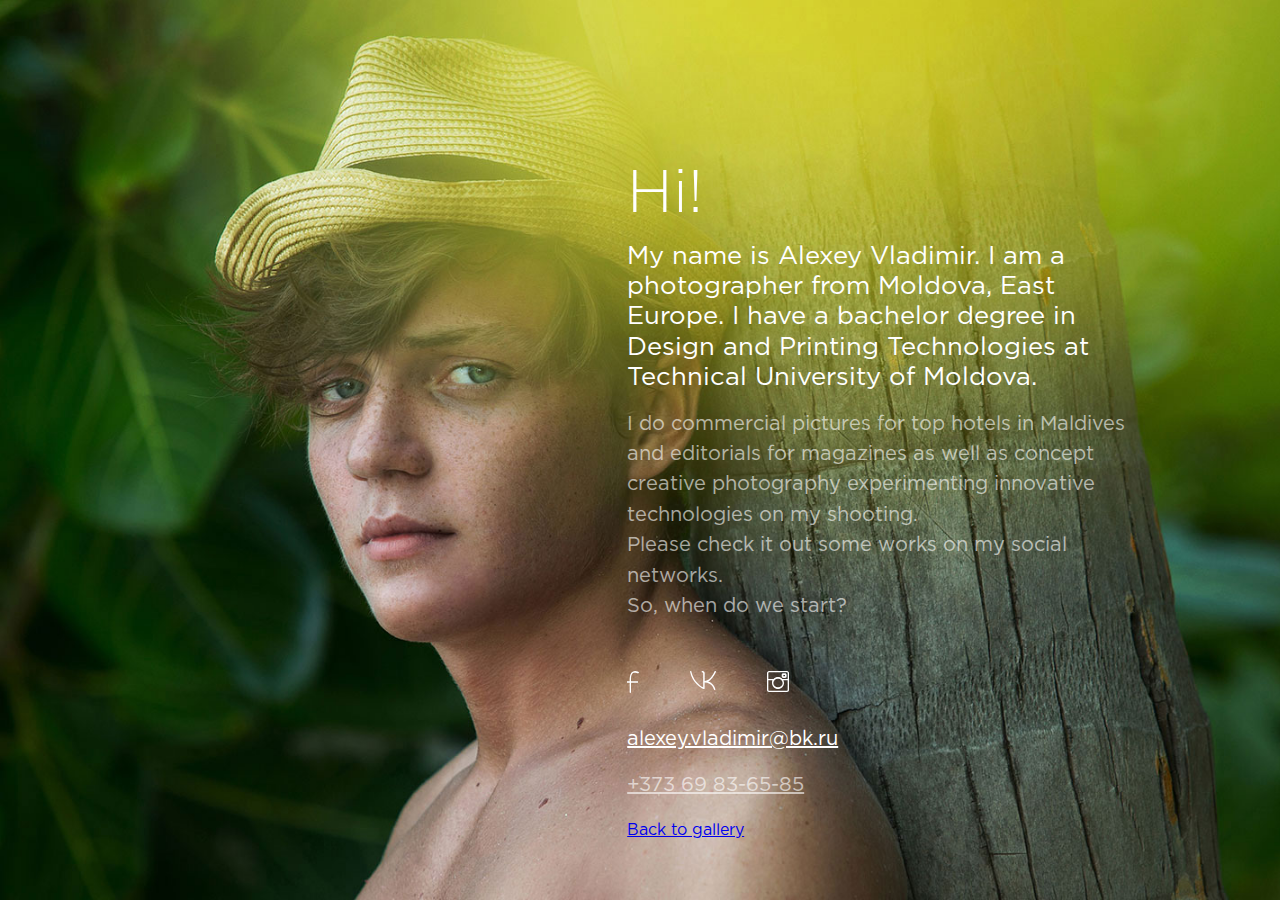
<file: contacts.html>
<!DOCTYPE html>
<html lang="en">
<head>
	<meta charset="UTF-8">
	<link rel="stylesheet" href="css/reset.css">
	<link rel="stylesheet" href="css/style.css">
	<title>Photo Artist Vladimir Alexey</title>
	<meta name="viewport" content="width=device-width, initial-scale=1.0">
</head>
<body>
<div class="background">
	<img src="images/background-mobile.jpg" class="background__portrait">
	<img src="images/background-landscape.jpg" class="background__landscape">
</div>

<div class="wrapper cf">
	<section class="text-block">
		<div class="description">
			<h1 class="description__header">Hi!</h1>
			<p class="about-me">My name is Alexey Vladimir. I am a photographer from Moldova, East Europe. I have a bachelor degree in Design and Printing Technologies at Technical University of Moldova.</p>
			<p class="skills">I do commercial pictures for top hotels in Maldives and editorials for magazines as well as concept creative photography experimenting innovative technologies on my shooting.<br> Please check it out some works on my social networks.<br> So, when do we start?
			</p>
		</div>
		<div class="social cf">
			<ul>
				<li class="social__item">
					<a href="https://www.facebook.com/AlexeyVladimirPhotography/" target="_blank" rel="noopener">
						<svg xmlns="http://www.w3.org/2000/svg" version="1.1" id="facebook" x="0px" y="0px" viewBox="0 0 3.6 6.6" xml:space="preserve" enable-background="new 0 0 3.6 6.6"><path id="XMLID_2_" class="st0" d="M3.5 0.3c0 0-1-0.6-1.8-0.1C1.1 0.5 0.8 1.3 0.8 2.5v0.6H0v0.4h0.8v2.9c0 0.1 0.1 0.2 0.2 0.2 0.1 0 0.2-0.1 0.2-0.2V3.5h2.1V3.1H1.2V2.5c0-1 0.2-1.6 0.6-1.9 0.6-0.3 1.4 0.1 1.4 0.1 0.1 0.1 0.2 0 0.3-0.1C3.6 0.5 3.6 0.3 3.5 0.3z"/></svg>
					</a>
				</li>
				<li class="social__item">
					<a href="http://vk.com/alexeyvladimir" target="_blank" rel="noopener">
						<svg xmlns="http://www.w3.org/2000/svg" version="1.1" id="vkontakte" x="0px" y="0px" viewBox="0 0 55.4 40.7" enable-background="new 0 0 55.4 40.7" xml:space="preserve"><path d="M55.3 2.1c0.3-0.8-0.1-1.6-0.8-1.9 -0.8-0.3-1.8 0.1-2.1 0.8 -0.1 0.2-8.1 19.7-21.1 20.4V4.9c0-0.1 0.2-0.1 0.2-0.2C31.1 3 29.8-0.2 26.1 0c-0.8 0.1-1.4 0.8-1.4 1.6 0.1 0.8 0.6 1.5 1.4 1.4 1.7-0.1 2 1.5 2 2V35c-3-1.6-9.9-5.6-15.8-13.2C4.9 12.2 2.9 1.3 2.9 1.2 2.8 0.4 2-0.1 1.2 0 0.4 0.2-0.1 1 0 1.8c0.1 0.5 2.2 11.7 10.1 21.8 8.8 11.2 19 14.9 19.4 15.1 0.2 0.1 0.3 0.1 0.5 0.1 0.3 0 0.4-0.1 0.7-0.3 0.4-0.3 0.5-0.7 0.5-1.2V24.4c17 0.4 19.8 14.6 19.9 15.2 0.1 0.7 0.9 1.2 1.6 1.2 0.1 0 0.3 0 0.4 0 0.8-0.2 1.3-1 1.2-1.8 0-0.1-2.9-12.7-15.5-16.5C49.1 17.2 55 2.8 55.3 2.1z"/></svg>
					</a>
				</li>
				<li class="social__item">
					<a href="https://www.instagram.com/vladimir_alexey/" target="_blank" rel="noopener">
						<svg xmlns="http://www.w3.org/2000/svg" version="1.1" id="instagram" x="0px" y="0px" viewBox="0 0 6.6 6.3" xml:space="preserve" enable-background="new 0 0 6.6 6.3"><g id="XMLID_3_"><path id="XMLID_6_" class="st0" d="M6 0H0.6C0.3 0 0 0.3 0 0.6v5.1C0 6 0.3 6.3 0.6 6.3H6c0.3 0 0.6-0.3 0.6-0.6V0.6C6.6 0.3 6.3 0 6 0zM6.2 5.7c0 0.1-0.1 0.2-0.2 0.2H0.6c-0.1 0-0.2-0.1-0.2-0.2V2.8h1.2C1.5 3 1.5 3.3 1.5 3.6c0 1 0.8 1.8 1.8 1.8 1 0 1.8-0.8 1.8-1.8C5.1 3.3 5 3 4.9 2.8h1.3V5.7zM1.9 3.6c0-0.7 0.6-1.3 1.4-1.3s1.4 0.6 1.4 1.3c0 0.7-0.6 1.3-1.4 1.3S1.9 4.3 1.9 3.6zM6.2 2.4H4.6c0 0 0 0 0 0C4.3 2 3.8 1.8 3.3 1.8c-0.5 0-1 0.2-1.3 0.6H0.4V0.6c0-0.1 0.1-0.2 0.2-0.2H6c0.1 0 0.2 0.1 0.2 0.2V2.4zM5.4 0.7H4.9c-0.3 0-0.5 0.2-0.5 0.5v0.4c0 0.3 0.2 0.5 0.5 0.5h0.5c0.3 0 0.5-0.2 0.5-0.5V1.2C5.9 0.9 5.7 0.7 5.4 0.7zM5.4 1.6C5.4 1.6 5.4 1.6 5.4 1.6l-0.5 0c0 0 0 0 0 0V1.2c0 0 0 0 0 0h0.5c0 0 0 0 0 0V1.6z"/></g></svg>
					</a>
				</li>
			</ul>
		</div>
		<div class="contacts">
			<p class="contacts__email"><a class="email__link" href="mailto:alexey.vladimir@bk.ru">alexey.vladimir@bk.ru</a></p>
			<p class="phone"><a class="phone__link" href="tel:+373 69 83-65-85">+373 69 83-65-85</a></p>
		</div>
		<div class="backlink">
			<a href="index.html">Back to gallery</a>
		</div>
	</section>
	</div>
</body>
</html>
</file>
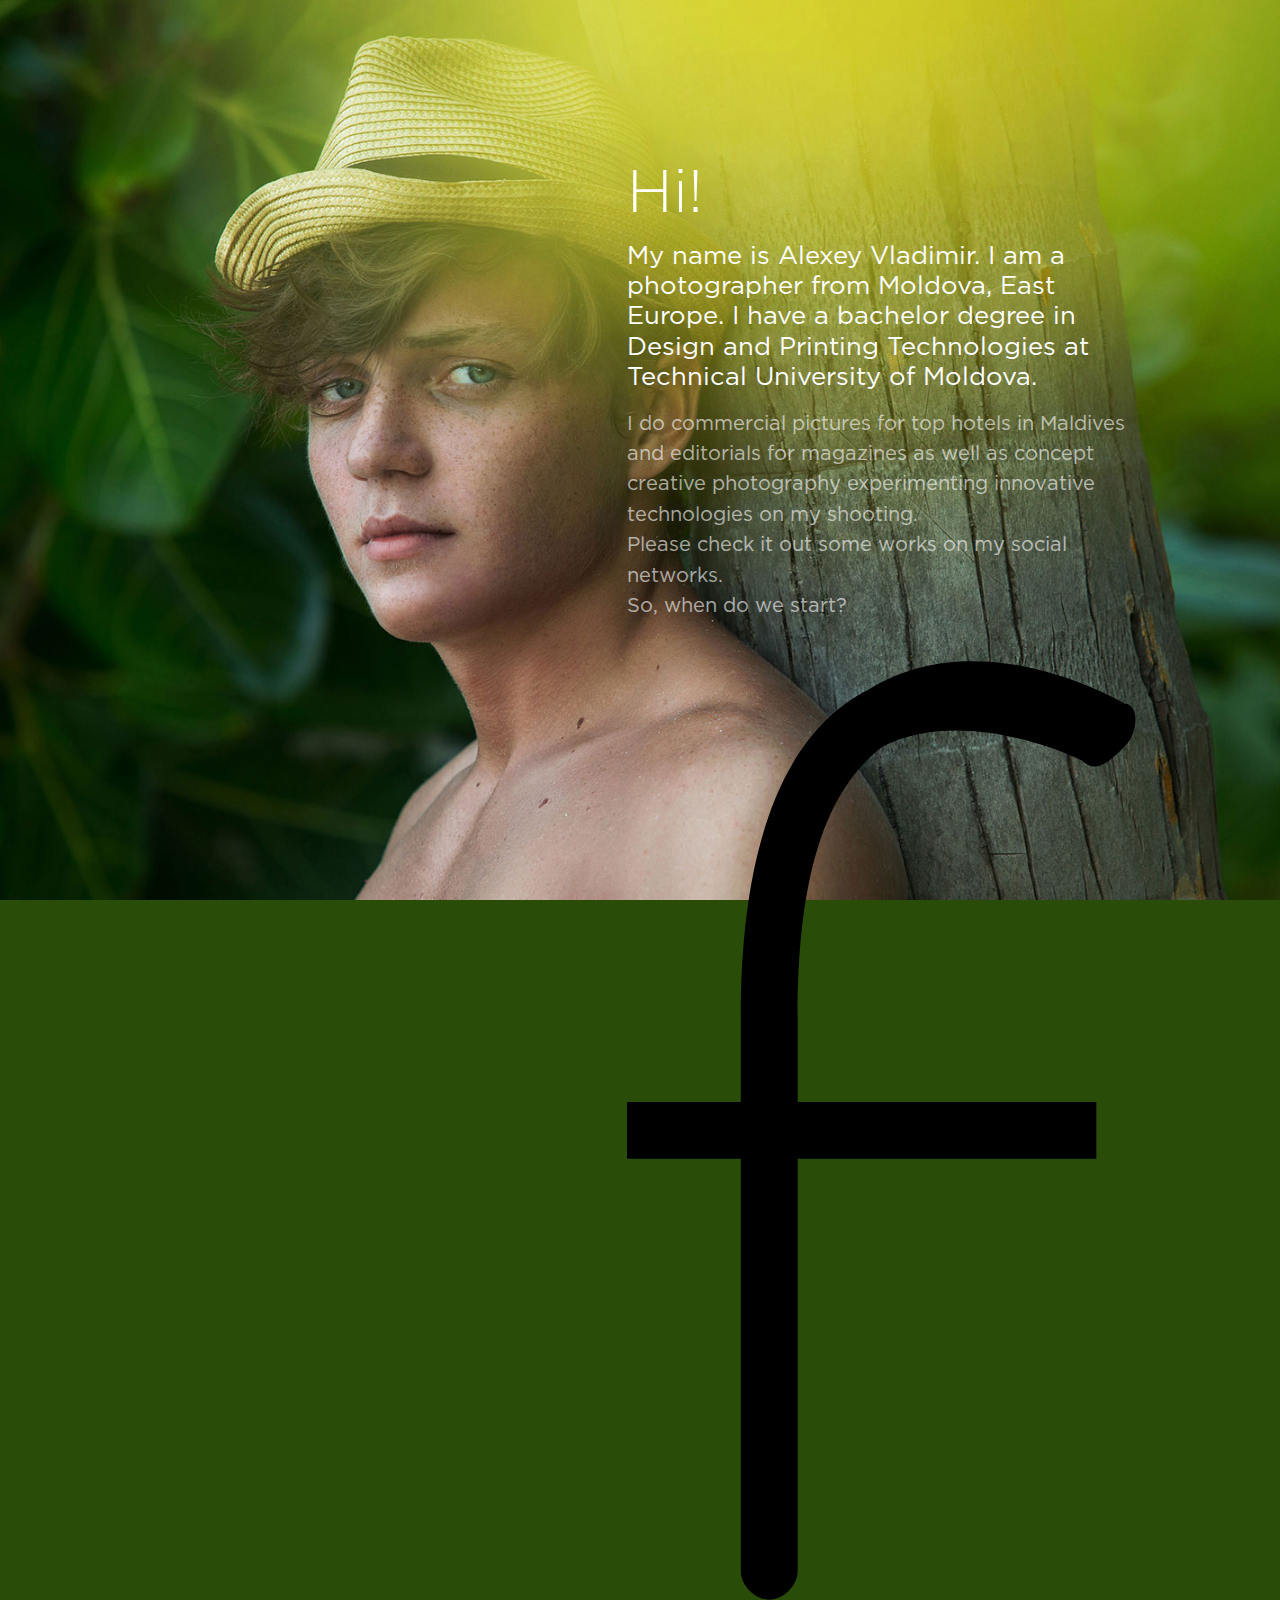
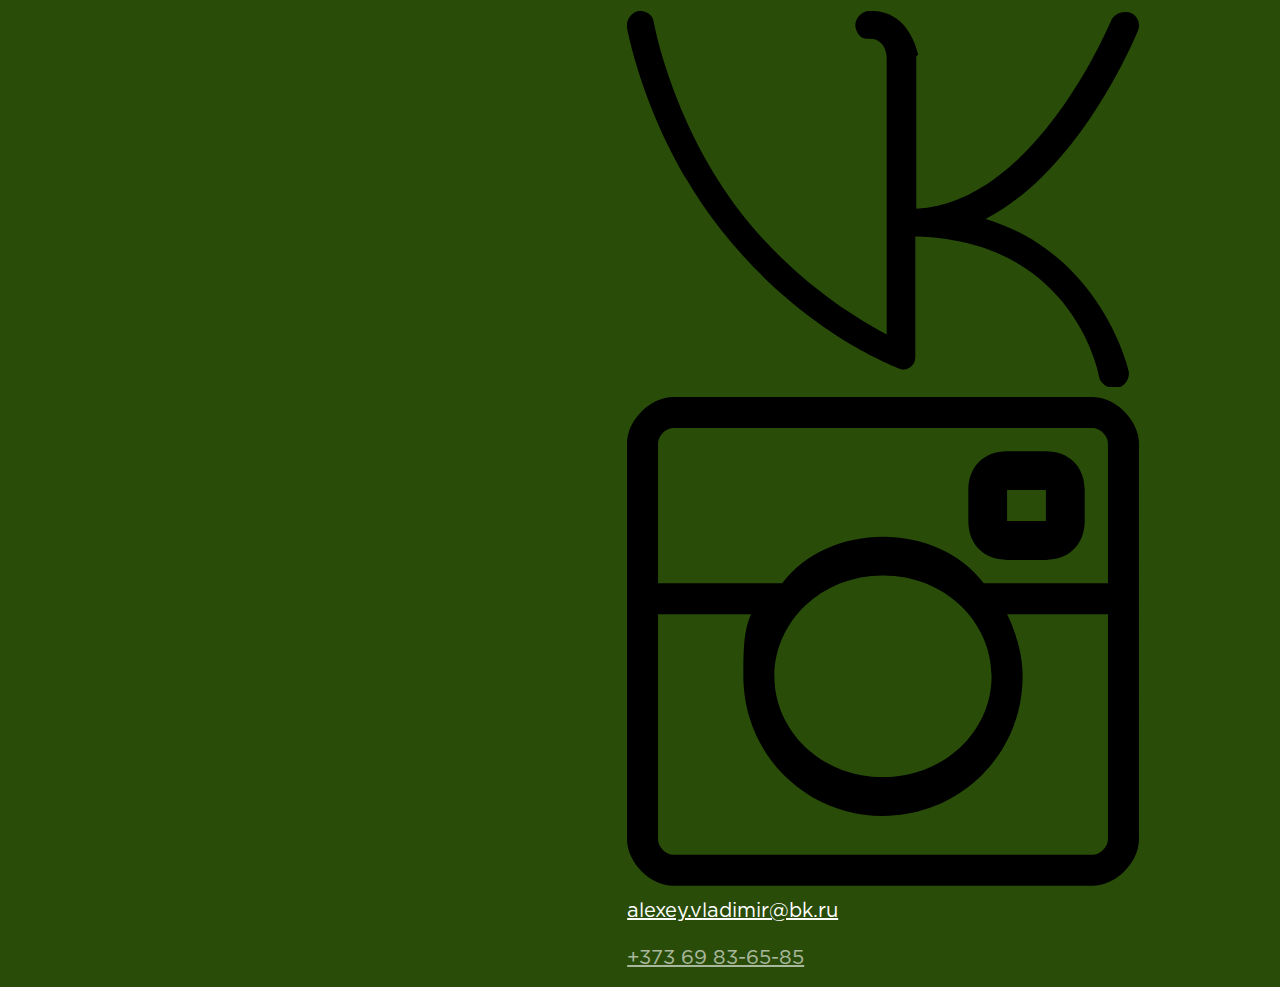
<file: info.html>
<!DOCTYPE html>
<html lang="en">
<head>
	<meta charset="UTF-8">
	<link rel="stylesheet" href="css/reset.css">
	<link rel="stylesheet" href="css/style.css">
	<title>Photo Artist Vladimir Alexey</title>
	<meta name="viewport" content="width=device-width, initial-scale=1.0">
</head>
<body>
<div class="background">
	<img src="images/background-mobile.jpg" class="background__portrait">
	<img src="images/background-landscape.jpg" class="background__landscape">
</div>

<div class="wrapper cf">
	<section class="text-block">
		<div class="description">
			<h1 class="description__header">Hi!</h1>
			<p class="about-me">My name is Alexey Vladimir. I am a photographer from Moldova, East Europe. I have a bachelor degree in Design and Printing Technologies at Technical University of Moldova.</p>
			<p class="skills">I do commercial pictures for top hotels in Maldives and editorials for magazines as well as concept creative photography experimenting innovative technologies on my shooting.<br> Please check it out some works on my social networks.<br> So, when do we start?
			</p>
		</div>
		<div class="social-block cf">
			<ul>
				<li class="social-block__item">
					<a href="https://www.facebook.com/AlexeyVladimirPhotography/" target="_blank">
						<svg xmlns="http://www.w3.org/2000/svg" version="1.1" id="facebook" x="0px" y="0px" viewBox="0 0 3.6 6.6" xml:space="preserve" enable-background="new 0 0 3.6 6.6"><path id="XMLID_2_" class="st0" d="M3.5 0.3c0 0-1-0.6-1.8-0.1C1.1 0.5 0.8 1.3 0.8 2.5v0.6H0v0.4h0.8v2.9c0 0.1 0.1 0.2 0.2 0.2 0.1 0 0.2-0.1 0.2-0.2V3.5h2.1V3.1H1.2V2.5c0-1 0.2-1.6 0.6-1.9 0.6-0.3 1.4 0.1 1.4 0.1 0.1 0.1 0.2 0 0.3-0.1C3.6 0.5 3.6 0.3 3.5 0.3z"/></svg>
					</a>
				</li>
				<li class="social-block__item">
					<a href="http://vk.com/alexeyvladimir" target="_blank">
						<svg xmlns="http://www.w3.org/2000/svg" version="1.1" id="vkontakte" x="0px" y="0px" viewBox="0 0 55.4 40.7" enable-background="new 0 0 55.4 40.7" xml:space="preserve"><path d="M55.3 2.1c0.3-0.8-0.1-1.6-0.8-1.9 -0.8-0.3-1.8 0.1-2.1 0.8 -0.1 0.2-8.1 19.7-21.1 20.4V4.9c0-0.1 0.2-0.1 0.2-0.2C31.1 3 29.8-0.2 26.1 0c-0.8 0.1-1.4 0.8-1.4 1.6 0.1 0.8 0.6 1.5 1.4 1.4 1.7-0.1 2 1.5 2 2V35c-3-1.6-9.9-5.6-15.8-13.2C4.9 12.2 2.9 1.3 2.9 1.2 2.8 0.4 2-0.1 1.2 0 0.4 0.2-0.1 1 0 1.8c0.1 0.5 2.2 11.7 10.1 21.8 8.8 11.2 19 14.9 19.4 15.1 0.2 0.1 0.3 0.1 0.5 0.1 0.3 0 0.4-0.1 0.7-0.3 0.4-0.3 0.5-0.7 0.5-1.2V24.4c17 0.4 19.8 14.6 19.9 15.2 0.1 0.7 0.9 1.2 1.6 1.2 0.1 0 0.3 0 0.4 0 0.8-0.2 1.3-1 1.2-1.8 0-0.1-2.9-12.7-15.5-16.5C49.1 17.2 55 2.8 55.3 2.1z"/></svg>
					</a>
				</li>
				<li class="social-block__item">
					<a href="https://www.instagram.com/vladimir_alexey/" target="_blank">
						<svg xmlns="http://www.w3.org/2000/svg" version="1.1" id="instagram" x="0px" y="0px" viewBox="0 0 6.6 6.3" xml:space="preserve" enable-background="new 0 0 6.6 6.3"><g id="XMLID_3_"><path id="XMLID_6_" class="st0" d="M6 0H0.6C0.3 0 0 0.3 0 0.6v5.1C0 6 0.3 6.3 0.6 6.3H6c0.3 0 0.6-0.3 0.6-0.6V0.6C6.6 0.3 6.3 0 6 0zM6.2 5.7c0 0.1-0.1 0.2-0.2 0.2H0.6c-0.1 0-0.2-0.1-0.2-0.2V2.8h1.2C1.5 3 1.5 3.3 1.5 3.6c0 1 0.8 1.8 1.8 1.8 1 0 1.8-0.8 1.8-1.8C5.1 3.3 5 3 4.9 2.8h1.3V5.7zM1.9 3.6c0-0.7 0.6-1.3 1.4-1.3s1.4 0.6 1.4 1.3c0 0.7-0.6 1.3-1.4 1.3S1.9 4.3 1.9 3.6zM6.2 2.4H4.6c0 0 0 0 0 0C4.3 2 3.8 1.8 3.3 1.8c-0.5 0-1 0.2-1.3 0.6H0.4V0.6c0-0.1 0.1-0.2 0.2-0.2H6c0.1 0 0.2 0.1 0.2 0.2V2.4zM5.4 0.7H4.9c-0.3 0-0.5 0.2-0.5 0.5v0.4c0 0.3 0.2 0.5 0.5 0.5h0.5c0.3 0 0.5-0.2 0.5-0.5V1.2C5.9 0.9 5.7 0.7 5.4 0.7zM5.4 1.6C5.4 1.6 5.4 1.6 5.4 1.6l-0.5 0c0 0 0 0 0 0V1.2c0 0 0 0 0 0h0.5c0 0 0 0 0 0V1.6z"/></g></svg>
					</a>
				</li>
			</ul>
		</div>
		<div class="contacts">
			<p class="contacts__email"><a class="email__link" href="mailto:alexey.vladimir@bk.ru">alexey.vladimir@bk.ru</a></p>
			<p class="phone"><a class="phone__link" href="tel:+373 69 83-65-85">+373 69 83-65-85</a></p>
		</div>
	</section>
	</div>
</body>
</html>
</file>
<file: css/style.css>
@font-face {
  font-family: GothamLight;
  src: url(../fonts/Gotham-Light.otf) format("opentype");
}
@font-face {
  font-family: GothamBook;
  src: url(../fonts/Gotham-Book.otf) format("opentype");
}

html, body {
	position: relative;
	height: 100%;
	min-height: 100%;
	background-color: #294d09;
}

.header {
	position: absolute;
	top: 45px;
	right: 0;
	left: 0;
	max-width: 1440px;
	margin: 0 auto;
	padding: 0 20px;
	display: flex;
	justify-content: center;
	align-items: center;
	z-index: 2;
	font-family: GothamBook;
	font-weight: bold;
	color: #fff;
	text-transform: uppercase;
}

@media screen and (min-width: 1024px) {
	.header {
		justify-content: space-between;
	}
}

.header .contacts {
	margin-bottom: 0;
	display: none;
}

@media screen and (min-width: 1024px) {
	.header .contacts {
		display: block;
	}
}

.header .contacts .email__link {
	font-size: 14px;
	text-decoration: none;
	margin-right: 30px;
}

.header .contacts .email__link:hover {
	opacity: 0.8;
}

.header .contacts .phone__link {
	opacity: 1;
	font-size: 14px;
	text-decoration: none;
}

.header .contacts .phone__link:hover {
	opacity: 0.8;
}

.nav {
	display: none;
}

@media screen and (min-width: 1024px) {
	.nav {
		display: flex;
		justify-content: space-between;
		align-items: center;
	}
}

.nav .social {
	margin-bottom: 0;
}

.nav .social__item {
	margin: 0 30px 0 0;
}

.nav__link {
	color: #fff;
	text-decoration: none;
}

.nav__link:hover {
	opacity: 0.8;
}
.logo {
	text-align: center;
}

.logo a {
	font-size: 22px;
	color: #fff;
	text-decoration: none;
}

.logo a:hover {
	opacity: 0.8;
}

.logo p {
	margin-top: 5px;
	font-size: 14px;
	opacity: 0.6;
}

.wrapper {
	font-family: GothamBook;
	color: #fff;
	background: #294d09 url(../images/background.jpg) no-repeat;
	background-attachment: fixed;
	-webkit-background-size: cover;
	background-size: cover;
	height: 100%;
}

.background__portrait, .background__landscape {
	display: none;
}

.text-block {
	float: right;
	width: 40%;
	margin: 14% 11% 0;
	line-height: 1.9em;
}

.description__header {
	font-family: GothamLight;
	font-size: 3.75em;
	margin-bottom: 32px;
}

.about-me {
	font-size: 1.6em;
	margin-bottom: 15px;
	font-weight: normal;
}

.skills {
	font-size: 1.25em;
	opacity: 0.6;
	margin-bottom: 40px;
}

.social {
	margin-bottom: 10px;
}

.social__item {
	float: left;
	margin: 0 8% 0 -10px;
}

.social svg {
	fill: #fff;
	padding: 10px;
}

.social svg:hover {
	transform: scale(1.1);
	transition: 0.2s;
}

.social svg#facebook {
	width: 12px;
	height: 22px;
}

.social svg#instagram {
	width: 22px;
	height: 21px;
}

.social svg#vkontakte {
	width: 26px;
	height: 19px;
}

/* IF THERE WILL BE

.social svg#twitter {
	width: 23px;
	height: 19px;
}

.social svg#google {
	width: 24px;
	height: 24px;
}

.social svg#linkedin {
	width: 22px;
	height: 22px;
}

.social svg#pinterest {
	width: 23px;
	height: 31px;
}
*/
.contacts {
	margin-bottom: 13px;
}

.contacts__email {
	margin-bottom: 15px;
}

.email__link {
	color: #fff;
	font-size: 1.25em;
}

.phone__link {
	opacity: 0.6;
	font-size: 1.25em;
	color: #fff;
}


/*RESPONSIVE CSS*/

@media screen and (orientation:portrait) {
	.text-block {
		float: left;
		margin: 20% 5% 0;
	}
}

@media screen and (max-width: 1024px) {
	.social-block__item:nth-child(4n+4) {
		clear: left;
	}

	.social-block__item {
		margin-top: 10%;
	}

	.skills {
		margin-bottom: 0;
	}
}

@media screen and (max-width: 1024px) and (orientation:landscape) {
	.text-block {
		margin-bottom: 50px;
	}
}

@media screen and (max-width: 736px) and (orientation:landscape) {
	.background__portrait {
		display: none;
	}

	.background__landscape {
		display: block;
	}

	.background__landscape {
		max-width: 100%;
		height: auto;
		z-index: -10;
	}

	.text-block {
		margin: 14% 5% 0;
	}
}

@media screen and (max-width: 736px) and (orientation:portrait) {
	.background__landscape {
		display: none;
	}

	.background__portrait {
		display: block;
	}

	.background__portrait {
		max-width: 100%;
		height: auto;
		z-index: -10;
	}
	.text-block {
		margin: 20% 7% 0;
	}
}

@media screen and (max-width: 736px) {
	.wrapper {
		z-index: 20;
		background: linear-gradient(rgba(41, 77, 9, 0) 0px, rgba(41, 77, 9, 1) 200px);	
		position: relative;
		margin-top: -200px;
	}

	.text-block {
		float: left;
		line-height: 2.0em;
		width: auto;
		margin-bottom: 50px;
	}
}

.slick-slide img {
	width: 100vw;
	height: 100vh;
	object-fit: cover;
}

.slick-dots {
	position: absolute;
	bottom: 0;
	right: 0;
	left: 0;
	display: flex !important;
	justify-content: center;
}

.slick-dots li {
	position: relative;
	padding: 20px 7px;
	cursor: pointer;
}

@media screen and (min-width: 550px) {
	.slick-dots li {
		position: relative;
		padding: 20px 15px;
		cursor: pointer;
	}
}

.slick-dots li button {
	font-size: 0;
	line-height: 0;
	display: block;
	width: 5px;
	height: 5px;
	padding: 3px;
	cursor: pointer;
	color: transparent;
	border: 1px solid #fff;
	border-radius: 50%;
	outline: none;
	background: transparent;
}

li.slick-active > button {
	background: #fff;
}

.link a {
	font-family: GothamBook;
	color: #fff;
}
</file>
